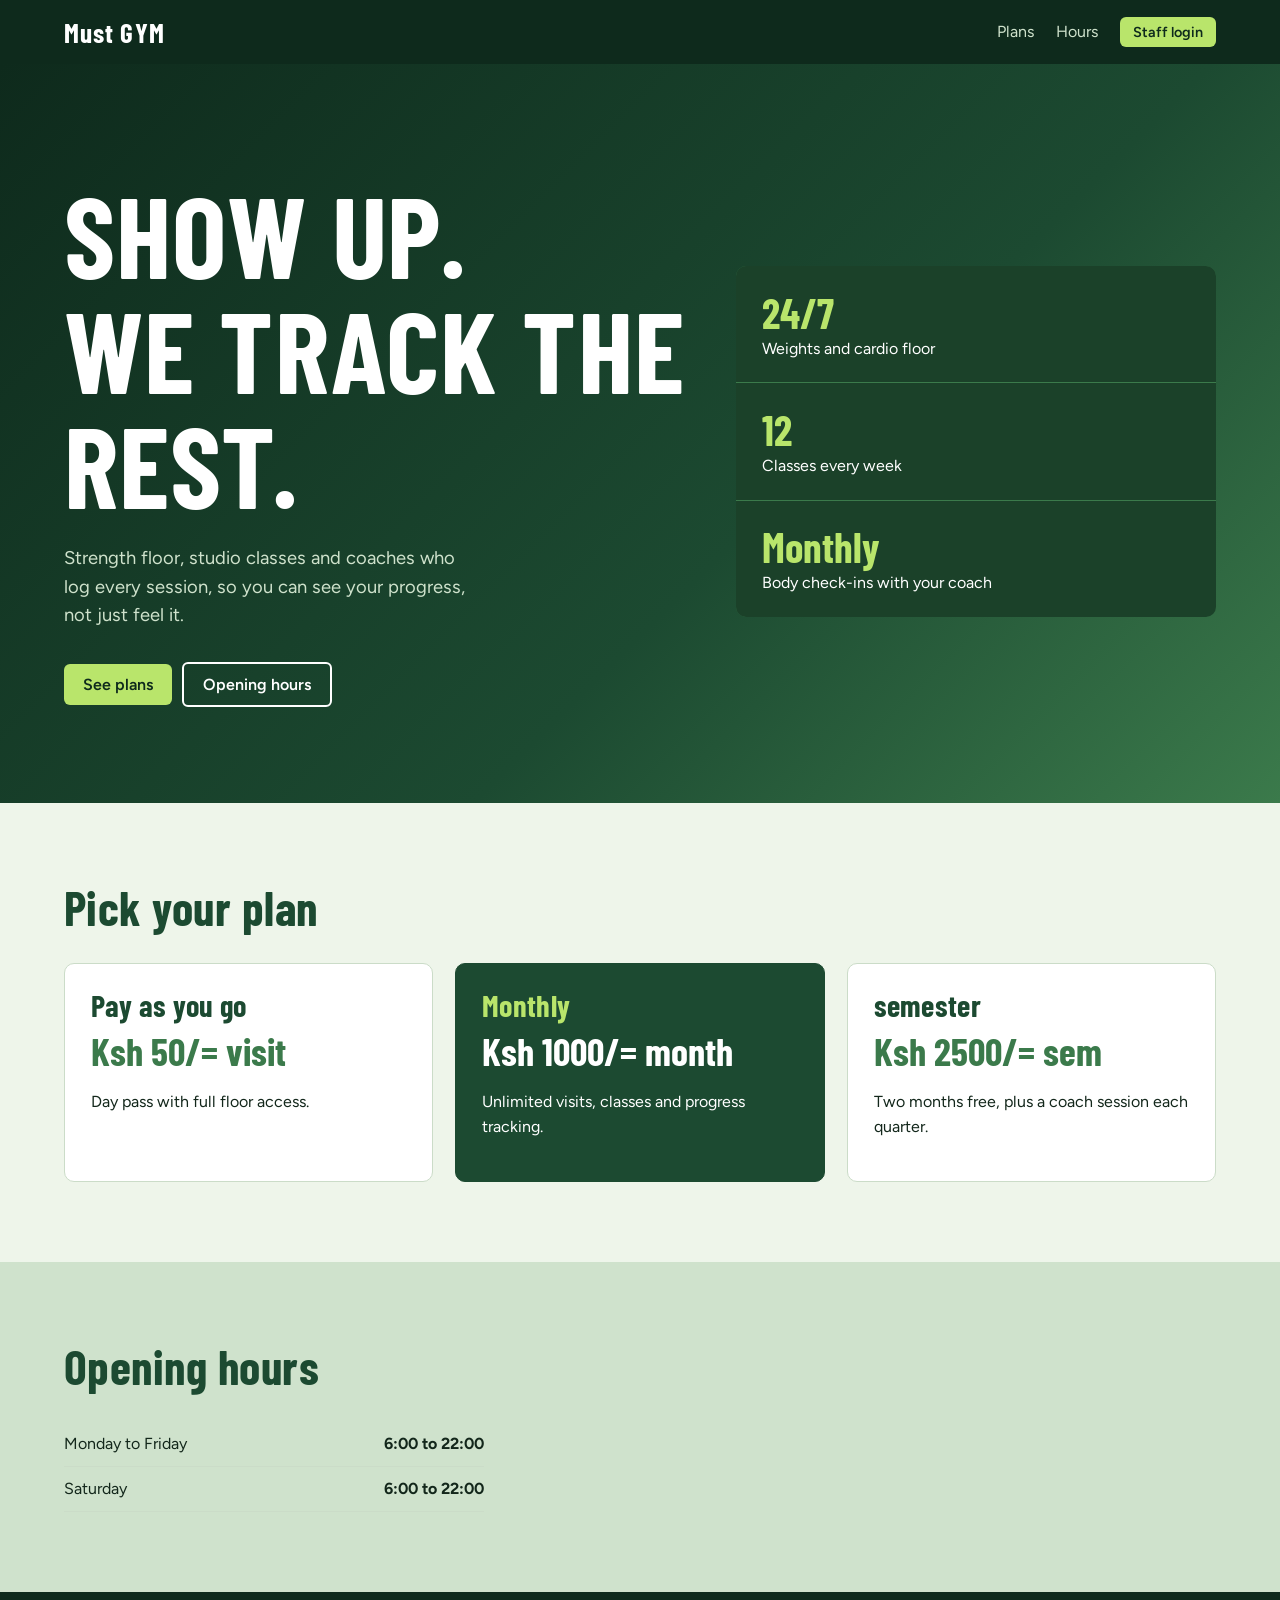
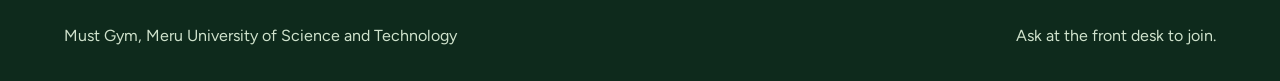
<file: static/index.html>
<!doctype html>
<html lang="en"><head><meta charset="utf-8"><meta name="viewport" content="width=device-width,initial-scale=1">
<title>Must Gym</title>
<link rel="icon"  type="image/png" size="32*32" href="gym_logo.png">
<link rel="preconnect" href="https://fonts.googleapis.com"><link rel="preconnect" href="https://fonts.gstatic.com" crossorigin>
<link href="https://fonts.googleapis.com/css2?family=Barlow+Condensed:wght@700&family=Figtree:wght@400;600&display=swap" rel="stylesheet">
<link rel="stylesheet" href="style.css"></head>
<body>
<nav>
  <b>Must GYM</b>
  <div>
    <a href="#plans">Plans</a>
    <a href="#hours">Hours</a>
    <a class="btn sm" href="admin.html">Staff login</a>
  </div>
</nav>
<header class="hero">
  <div>
    <h1>Show up.<br>We track the rest.</h1>
  <p>Strength floor, studio classes and coaches who log every session, so you can see your progress, not just feel it.</p>
  <a class="btn" href="#plans">See plans</a><a class="btn ghost" href="#hours">Opening hours</a></div>
  <div class="stats"><div><b>24/7</b>Weights and cardio floor</div><div><b>12</b>Classes every week</div><div><b>Monthly</b>Body check-ins with your coach</div></div>
</header>
<section id="plans"><h2>Pick your plan</h2>
<div class="grid">
<div class="card"><h3>Pay as you go</h3><div class="price">Ksh 50/= visit</div><p>Day pass with full floor access.</p></div>
<div class="card feat"><h3>Monthly</h3><div class="price">Ksh 1000/= month</div><p>Unlimited visits, classes and progress tracking.</p></div>
<div class="card"><h3>semester</h3><div class="price">Ksh 2500/= sem</div><p>Two months free, plus a coach session each quarter.</p></div>
</div>
</section>
<section class="alt" id="hours"><h2>Opening hours</h2>
<div class="hours"><span>Monday to Friday</span><b>6:00 to 22:00</b></div>
<div class="hours"><span>Saturday</span><b>6:00 to 22:00</b></div>
</section>
<footer>
  <span>Must Gym, Meru University of Science and Technology</span>
  <span>Ask at the front desk to join.</span>
</footer>
</body>
</html>
</file>
<file: static/style.css>
:root {
    --pine: #0e2a1c;
    --forest: #1c4a31;
    --moss: #3b7a4b;
    --fern: #6aa56b;
    --sage: #cfe2cc;
    --mist: #eef5ea;
    --lime: #b9e56b;
    --ink: #13271b;
    --line: #cbdcc8;
    --bad: #a63d2f;
}

* {
    box-sizing: border-box;
}

html {
    scroll-behavior: smooth;
}

body {
    margin: 0;
    font: 16px/1.55 "Figtree", system-ui, sans-serif;
    color: var(--ink);
    background: var(--mist);
}

h1,
h2,
h3 {
    font-family: "Barlow Condensed", Impact, sans-serif;
    line-height: 1;
    margin: 0;
    letter-spacing: .01em;
}

a {
    color: inherit;
}

:focus-visible {
    outline: 3px solid var(--lime);
    outline-offset: 2px;
}

.btn {
    display: inline-block;
    border: 0;
    border-radius: 6px;
    padding: .7rem 1.2rem;
    font: 600 1rem "Figtree", sans-serif;
    cursor: pointer;
    background: var(--lime);
    color: var(--pine);
    text-decoration: none;
}

.btn:hover {
    background: #cdf08a;
}

.btn.dark {
    background: var(--forest);
    color: #fff;
}

.btn.dark:hover {
    background: var(--moss);
}

.btn.ghost {
    background: transparent;
    border: 2px solid currentColor;
    color: inherit;
}

.btn.sm {
    padding: .35rem .8rem;
    font-size: .9rem;
}

nav {
    display: flex;
    justify-content: space-between;
    align-items: center;
    padding: 1rem 5vw;
    background: var(--pine);
    color: #fff;
}

nav b {
    font: 700 1.7rem "Barlow Condensed", sans-serif;
    letter-spacing: .04em;
}

nav div {
    display: flex;
    gap: 1.4rem;
    align-items: center;
}

nav a {
    text-decoration: none;
    color: var(--sage);
}

nav a:hover {
    color: #fff;
}

.hero {
    background: linear-gradient(
        135deg,
        var(--pine) 0%,
        var(--forest) 60%,
        var(--moss) 100%
    );
    color: #fff;
    padding: 7rem 5vw 6rem;
    display: grid;
    grid-template-columns: 1.3fr 1fr;
    gap: 3rem;
    align-items: center;
}

.hero h1 {
    font-size: clamp(3.4rem, 9vw, 7.2rem);
    text-transform: uppercase;
}

.hero p {
    max-width: 34ch;
    color: var(--sage);
    font-size: 1.15rem;
    margin: 1.4rem 0 2rem;
}

.hero .btn + .btn {
    margin-left: .6rem;
}

.stats {
    display: grid;
    gap: 1px;
    background: var(--moss);
    border-radius: 10px;
    overflow: hidden;
}

.stats div {
    background: rgba(14, 42, 28, .7);
    padding: 1.3rem 1.6rem;
}

.stats b {
    display: block;
    font: 700 2.6rem "Barlow Condensed", sans-serif;
    color: var(--lime);
}

section {
    padding: 5rem 5vw;
}

section.alt {
    background: var(--sage);
}

section h2 {
    font-size: 3rem;
    margin-bottom: 2rem;
    color: var(--forest);
}

.grid {
    display: grid;
    grid-template-columns: repeat(auto-fit, minmax(240px, 1fr));
    gap: 1.4rem;
}

.card {
    background: #fff;
    border: 1px solid var(--line);
    border-radius: 10px;
    padding: 1.6rem;
}

.card h3 {
    font-size: 1.9rem;
    color: var(--forest);
    margin-bottom: .5rem;
}

.card .price {
    font: 700 2.4rem "Barlow Condensed", sans-serif;
    color: var(--moss);
}

.card.feat {
    background: var(--forest);
    color: #fff;
    border-color: var(--forest);
}

.card.feat h3 {
    color: var(--lime);
}

.card.feat .price {
    color: #fff;
}

.hours {
    display: flex;
    justify-content: space-between;
    border-bottom: 1px solid var(--line);
    padding: .6rem 0;
    max-width: 420px;
}

footer {
    background: var(--pine);
    color: var(--sage);
    padding: 2rem 5vw;
    display: flex;
    justify-content: space-between;
    flex-wrap: wrap;
    gap: 1rem;
}

/* Dashboard */

.login {
    max-width: 380px;
    margin: 12vh auto;
    background: #fff;
    border: 1px solid var(--line);
    border-radius: 12px;
    padding: 2rem;
}

.login h1 {
    font-size: 2.6rem;
    color: var(--forest);
    margin-bottom: 1rem;
}

label {
    display: block;
    font-weight: 600;
    font-size: .9rem;
    margin: .9rem 0 .3rem;
    color: var(--forest);
}

input,
select,
textarea {
    width: 100%;
    padding: .65rem .8rem;
    border: 1px solid var(--line);
    border-radius: 6px;
    font: inherit;
    background: #fff;
    color: #13271b;
    caret-color: #13271b;
}


.tabs {
    display: flex;
    gap: .4rem;
    padding: 0 5vw;
    background: var(--forest);
}

.tabs button {
    background: none;
    border: 0;
    color: var(--sage);
    padding: .9rem 1.2rem;
    font: 600 1rem "Figtree", sans-serif;
    cursor: pointer;
    border-bottom: 4px solid transparent;
}

.tabs button.on {
    color: #fff;
    border-color: var(--lime);
}

main {
    padding: 2rem 5vw;
    max-width: 1100px;
    margin: auto;
}

.panel {
    display: none;
}

.panel.on {
    display: block;
}

.row {
    display: flex;
    gap: .8rem;
    flex-wrap: wrap;
}

.row > * {
    flex: 1;
    min-width: 140px;
}

table {
    width: 100%;
    border-collapse: collapse;
    background: #fff;
    border-radius: 10px;
    overflow: hidden;
}

th,
td {
    text-align: left;
    padding: .7rem 1rem;
    border-bottom: 1px solid var(--line);
}

th {
    background: var(--sage);
    color: var(--forest);
    font-size: .85rem;
}

.pill {
    background: var(--sage);
    color: var(--forest);
    border-radius: 99px;
    padding: .1rem .7rem;
    font-size: .85rem;
    font-weight: 600;
}

.pill.in {
    background: var(--lime);
}

.toast {
    position: fixed;
    bottom: 1.4rem;
    left: 50%;
    transform: translateX(-50%);
    background: var(--pine);
    color: #fff;
    padding: .8rem 1.4rem;
    border-radius: 8px;
    display: none;
    border-left: 6px solid var(--lime);
}

.toast.err {
    border-color: var(--bad);
}

.empty {
    padding: 2rem;
    text-align: center;
    color: var(--moss);
}

.two {
    display: grid;
    grid-template-columns: 1fr 1fr;
    gap: 1.4rem;
}

@media (max-width: 800px) {
    .hero,
    .two {
        grid-template-columns: 1fr;
    }

    .hero {
        padding: 4rem 5vw;
    }

    nav div a:not(.btn) {
        display: none;
    }
}

@media (prefers-reduced-motion: reduce) {
    html {
        scroll-behavior: auto;
    }
}
</file>
